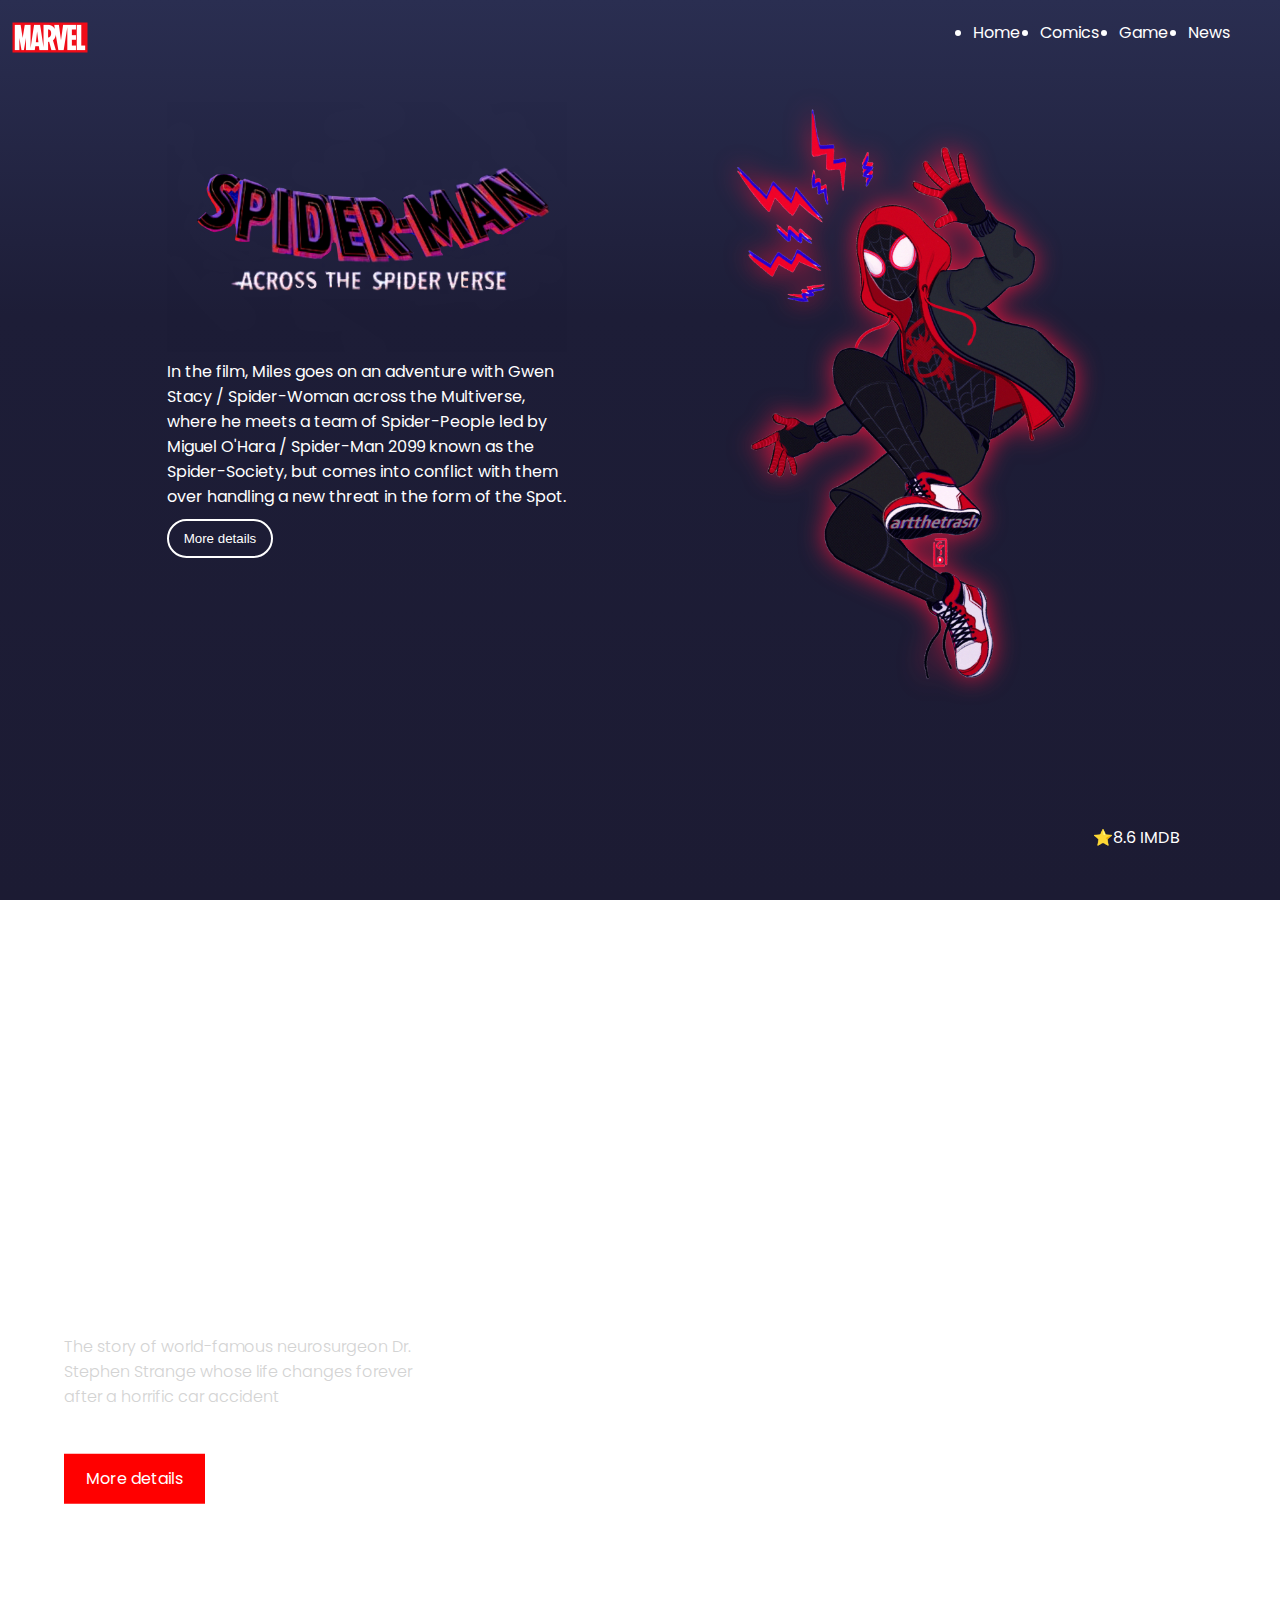
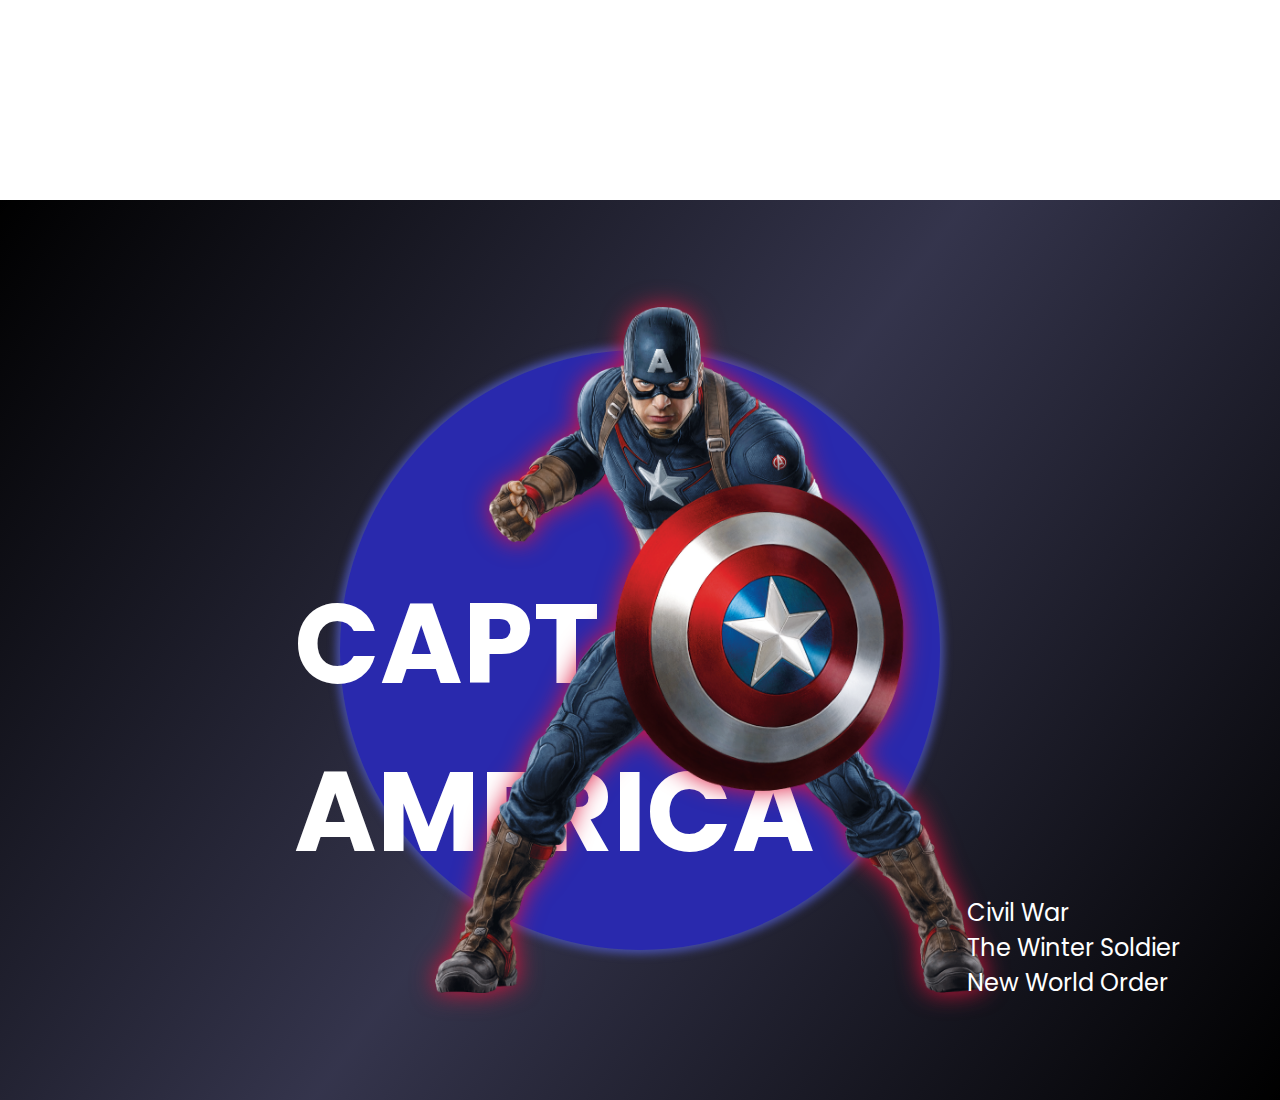
<file: index.html>
<!DOCTYPE html>
<html lang="en">
<head>
    <meta charset="UTF-8">
    <meta name="viewport" content="width=device-width, initial-scale=1.0">
    <link rel="stylesheet" href="style.css">
    <link rel="preconnect" href="https://fonts.googleapis.com">
<link rel="preconnect" href="https://fonts.gstatic.com" crossorigin>
<link href="https://fonts.googleapis.com/css2?family=Poppins:ital,wght@0,100;0,200;0,300;0,400;0,500;0,600;0,700;0,800;0,900;1,100;1,200;1,300;1,400;1,500;1,600;1,700;1,800;1,900&display=swap" rel="stylesheet">
    <title>Clash of CSS</title>
    <link rel="stylesheet" href="index.css">
</head>
<body>
<div class="hero">
    <div class="header">
    <div class="logo">
        <img width="100px" src="./assets/marvel-logo.png" alt="logo"/>
    </div>
    <div class="nav">
        <ul class="nav-elements">
            <li>Home</li>
            <li>Comics</li>
            <li>Game</li>
            <li>News</li>
        </ul>
    </div>
    </div>
    <div class="mycontent">
        <div class="content-info">
            <img class="spider-logo" width="400px" src="./assets/across.png" alt="spiderman-heading" />
            <p>In the film, Miles goes on an adventure with Gwen Stacy / Spider-Woman across the Multiverse, where he meets a team of Spider-People led by Miguel O'Hara / Spider-Man 2099 known as the Spider-Society, but comes into conflict with them over handling a new threat in the form of the Spot.</p>
            <button class="spider-button">More details</button>
        </div>
        <div class="content-image">
            <img class="spider" width="400px" src="./assets/spiderman.png" alt="spiderman"/>
        </div>
    </div>
    <div class="rating">
        ⭐8.6 IMDB
    </div>
</div>

<div class="container">
    <div class="itemC">
        <div class="tt">
            DOCTOR STRANGE
        </div>
        <div class="p1">
            The story of world-famous neurosurgeon Dr. Stephen Strange whose life changes forever after a horrific
            car accident
        </div>
        <a href="./doctor.html" class="btn">More details
        </a>
    </div>
</div>


<div class="wrapper">
    <div class="container1">
        <div class="circle"></div>
        <div class="name">CAPTAIN AMERICA</div>
        <img class="image" src="./assets/captain.png" alt="">
        <ul class="movies">
            <li id="movie1">Civil War</li>
            <li id="movie2">The Winter Soldier</li>
            <li id="movie3">New World Order</li>
        </ul>
    </div>
</div>
    
</body>
</html>
</file>
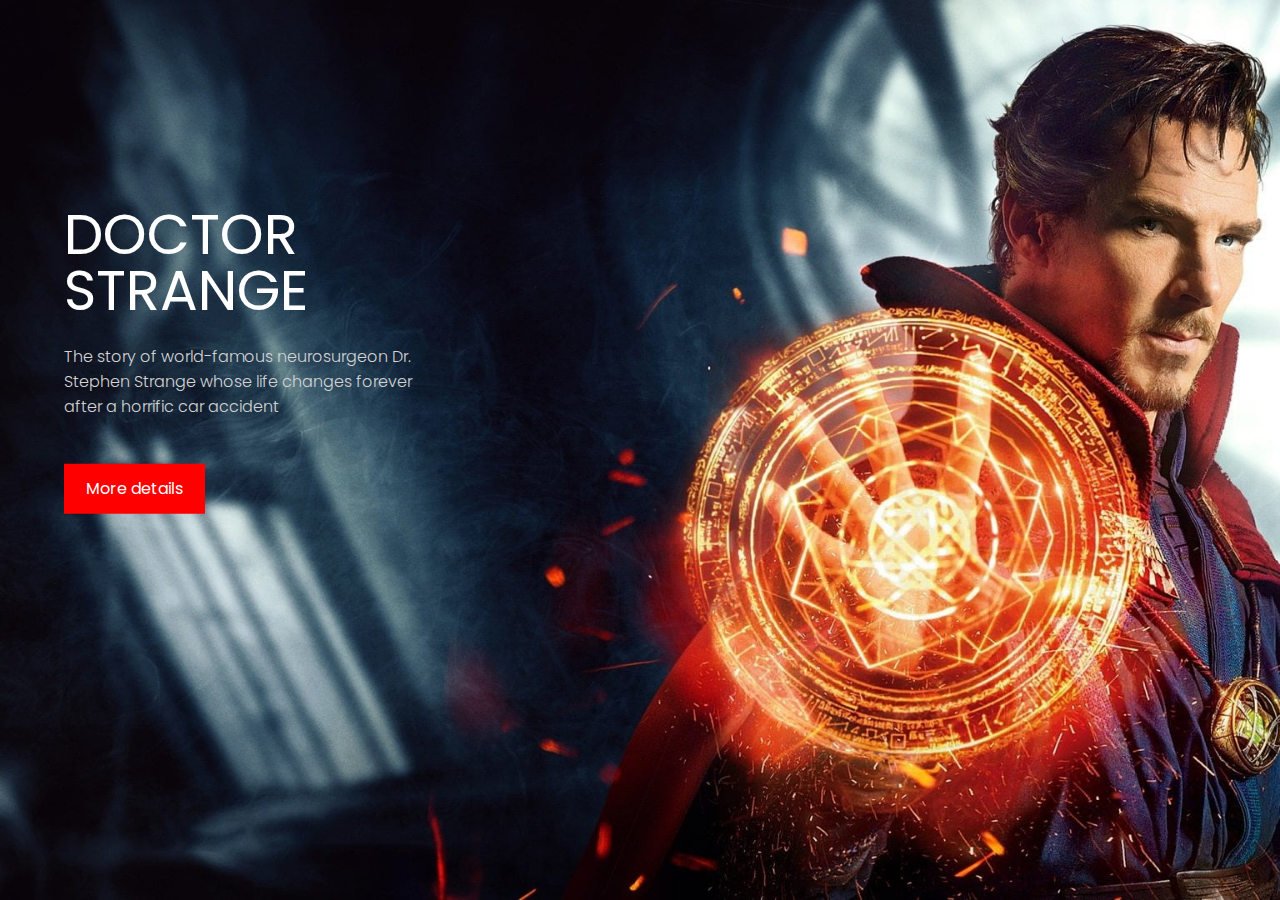
<file: sandeep/index.html>
<!DOCTYPE html>
<html lang="en">

<head>
    <meta charset="UTF-8">
    <meta name="viewport" content="width=device-width, initial-scale=1.0">
    <title>Document</title>
    <link rel="stylesheet" href="./style.css">
</head>

<body>
    <div class="container">
        <div class="itemC">
            <div class="tt">
                DOCTOR STRANGE
            </div>
            <div class="p1">
                The story of world-famous neurosurgeon Dr. Stephen Strange whose life changes forever after a horrific
                car accident
            </div>
            <a href="./doctor.html" class="btn">More details
            </a>
        </div>
    </div>
</body>

</html>
</file>
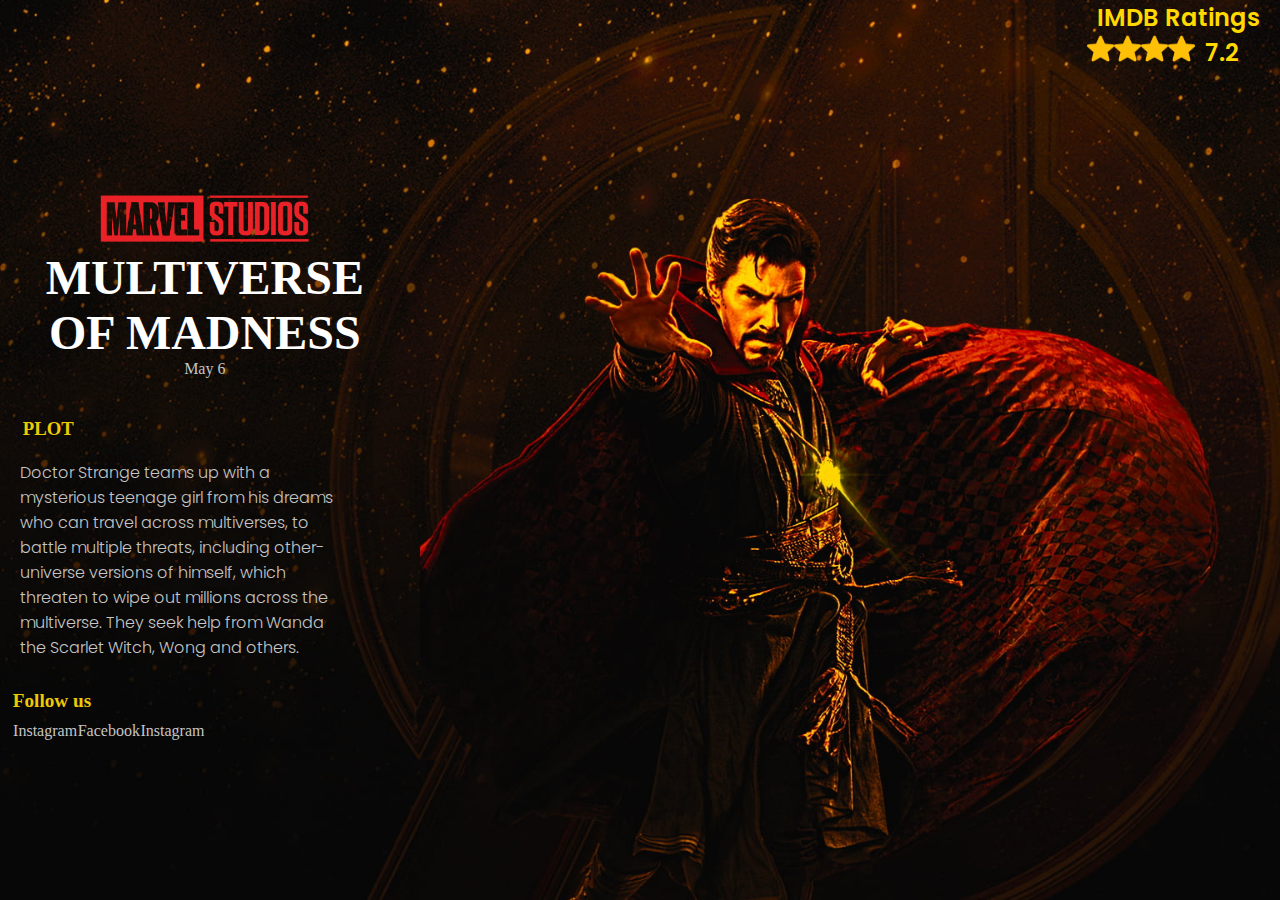
<file: doctor.html>
<!DOCTYPE html>
<html lang="en">

<head>
    <meta charset="UTF-8">
    <meta name="viewport" content="width=device-width, initial-scale=1.0">
    <title>Document</title>
    <link rel="stylesheet" href="./doctor.css">
</head>

<body>
    <div class="container">
        <div class="itemC">
            <div class="tt">
                <img src="./mg.png" alt="">
                <h1>MULTIVERSE OF MADNESS</h1>
                <p>May 6</p>
                <div class="ip">
                    <h3>PLOT</h3>
                    <p>Doctor Strange teams up with a mysterious teenage girl from his dreams who can travel across
                        multiverses, to battle multiple threats, including other-universe versions of himself, which
                        threaten to wipe out millions across the multiverse. They seek help from Wanda the Scarlet
                        Witch,
                        Wong and others.</p>
                </div>
                <div class="follow">
                    <h1>Follow us</h1>
                    <div class="social">
                        <p>Instagram</p>
                        <p>Facebook</p>
                        <p>Instagram</p>
                    </div>

                </div>
            </div>
            <div class="pp">
                <h1>IMDB Ratings</h1>
                <div class="img1">
                    <img src="./star.png" alt="">
                    <img src="./star.png" alt="">
                    <img src="./star.png" alt="">
                    <img src="./star.png" alt="">
                    <h1>7.2</h1>
                </div>
            </div>

        </div>
    </div>
</body>

</html>
</file>
<file: style.css>
html{
    font-family: 'Poppins';
}

.hero{
    background: linear-gradient(180deg, rgba(42,46,81,1) 0%, rgba(29,29,55,1) 35%, rgba(28,27,51,1) 100%);
    height: 100vh;
    position: relative;
}


.header{
    display: flex;
    flex-direction: row;
    justify-content: space-between;
}

.nav{
    display: flex;
    color:white;
    padding:20px;
    margin-right: 30px;
}

.nav-elements{
    display: flex;
    gap:20px;
}

.nav-elements li:hover{
    color:#EB373A;
    cursor: pointer;
}

.mycontent{
    display: flex;
    justify-content: space-evenly;
    padding:20px;
}

.content-info{
    width:400px;
    color:white;
}

.spider-button{
    margin-top: 10px;
    padding: 10px 15px 10px 15px;
    border-radius: 20px;
    background-color: transparent;
    color:white;
    border: 2px solid white;

}

.spider-button:hover{
    color:#EB373A;
    border: 2px solid #EB373A;
    cursor: pointer;
}


.spider{
    animation: 2s spider-animate ;
    filter: drop-shadow(0 0 0.75rem crimson);
}


.spider-logo{
    animation: 2s logo-animate ;
}


.rating{
    position: absolute;
    bottom: 50px;
    right: 100px;
    color: white;
    animation: 2s spider-animate;
    
}

@keyframes spider-animate {
    0%{
        transform: translateX(1000px);
    }
    100%{
        transform: translateX(0px);

    }
}

@keyframes logo-animate {
    0%{
        transform: translateY(-1000px);
 
    }
    50%{
        transform: translateY(80px);
    }
    75%{
        transform: translateY(-100px);
    }
    100%{
        transform: translateY(0px);
    }
}



* {
    padding: 0;
    margin: 0;
    box-sizing: border-box;
}

.container {
    background: url("./st.jpg");
    height: 100vh;
    width: 100vw;
    background-size: cover;
    background-repeat: no-repeat;
    background-attachment: fixed;
    color: white;
}

.itemC {
    position: absolute;
    width: 30vw;
    left: 20%;
    top: 150%;
    transform: translateX(-50%) translateY(-50%);
}

.tt {
    font-family: "Poppins", sans-serif;
    font-weight: 400;
    font-style: normal;
    font-size: 3.5em;
    line-height: 1;
}

.p1 {
    color: rgb(211, 211, 211);
    margin-top: 25px;
    font-family: "Poppins", sans-serif;
    font-weight: 300;
    font-style: normal;
}

.btn {
    display: flex;
    justify-content: center;
    align-items: center;
    background-color: red;
    height: 5.5vh;
    width: 11vw;
    margin-top: 5vh;
    font-family: "Poppins", sans-serif;
    font-weight: 400;
    font-style: normal;
    color: white;
    text-decoration: none;
}
</file>
<file: index.css>
*{
    margin: 0;
    padding: 0;
    box-sizing: border-box;
    
    
}

body::-webkit-scrollbar{
    display: none;
}

.wrapper{
    width: 100vw;
    height: 100vh;
    overflow: hidden;
    /* background-color: black */
    background-image: linear-gradient( 126deg, black 0%, rgba(16, 16, 44, 0.849) 50%, black 100%);
}

.container1{
    width: 100%;
    height: 100%;
    max-height: 1000px;
    display: flex;
    justify-content: center;
    align-items: center;
    position: relative;
}

.circle{
    width: 600px;
    height: 600px;
    border-radius: 50%;
    background-color: rgb(41, 41, 173);
   
    box-shadow: 0px 0px 9px 4px #474fa8;
    animation: glow 1.5s linear infinite alternate;
}

@keyframes glow{
    to {
      box-shadow: 0px 0px 30px 20px #535FED;
    }
}

.name{
    color: white;
    font-size: 7rem;
    font-weight: 700;
    background-color: transparent;
    position: absolute;
    top: 40%;
    left: 23%;
    animation: 2s head;
}

.image{
    position: absolute;
    left: 34%;
    width: 550px;
    filter: drop-shadow();
    filter: drop-shadow(0 0 0.75rem crimson);
    animation: 2s image;
}
.image:hover{
    scale: 1.1;
    transition: 1.5s ease-in-out;
}

@keyframes image{
    from{
        transform: translateX(1000px);
    }
    to{
        transform: translateX(0px);
    }
}

@keyframes head{
    from{
        transform: translateX(-1000px);
    }
    to{
        transform: translateX(0px);
    }
}

.movies{
    position:absolute;
    bottom:100px;
    right:100px;
    color:white;
    font-size: 24px;
    list-style-type: none;
}

#movie1{
    animation: 2s movie;
}
#movie2{
    animation: 2s movie both;
    animation-delay: 0.5s;
}
#movie3{
    animation: 2s movie both;
    animation-delay: 1s;

}   
#movie4{
    animation: 2s movie both;
    animation-delay: 1.5s;

}

@keyframes movie {
    0%{
        transform: translateX(1000px);
    }
    100%{
        transform: translateX(0px);
    }
}
</file>
<file: sandeep/style.css>
@import url('https://fonts.googleapis.com/css2?family=Poppins:ital,wght@0,100;0,200;0,300;0,400;0,500;0,600;0,700;0,800;0,900;1,100;1,200;1,300;1,400;1,500;1,600;1,700;1,800;1,900&display=swap');


* {
    padding: 0;
    margin: 0;
    box-sizing: border-box;
}

.container {
    background: url("./st.jpg");
    height: 100vh;
    width: 100vw;
    background-size: cover;
    background-repeat: no-repeat;
    background-attachment: fixed;
    color: white;
}

.itemC {
    position: absolute;
    width: 30vw;
    left: 20%;
    top: 40%;
    transform: translateX(-50%) translateY(-50%);
}

.tt {
    font-family: "Poppins", sans-serif;
    font-weight: 400;
    font-style: normal;
    font-size: 3.5em;
    line-height: 1;
}

.p1 {
    color: rgb(211, 211, 211);
    margin-top: 25px;
    font-family: "Poppins", sans-serif;
    font-weight: 300;
    font-style: normal;
}

.btn {
    display: flex;
    justify-content: center;
    align-items: center;
    background-color: red;
    height: 5.5vh;
    width: 11vw;
    margin-top: 5vh;
    font-family: "Poppins", sans-serif;
    font-weight: 400;
    font-style: normal;
    color: white;
    text-decoration: none;
}
</file>
<file: doctor.css>
@import url('https://fonts.googleapis.com/css2?family=Poppins:ital,wght@0,100;0,200;0,300;0,400;0,500;0,600;0,700;0,800;0,900;1,100;1,200;1,300;1,400;1,500;1,600;1,700;1,800;1,900&display=swap');


* {
    padding: 0;
    margin: 0;
    box-sizing: border-box;
}

.container {
    background: url("./st1.jpg");
    height: 100vh;
    width: 100vw;
    background-size: cover;
    background-repeat: no-repeat;
    background-attachment: fixed;
    color: white;
}

.itemC {

    display: flex;
    justify-content: space-between;
    height: 100vh;
    width: 100vw;
}

.tt {
    width: 30vw;
    margin-top: 15%;
    margin-left: 1%;
    text-align: center;
}

.tt h1 {
    font-size: 3em;
    color: white;
}

.tt img {
    height: 6vh;
}

.tt p {
    color: rgb(197, 197, 197);
}

.pp {

    color: rgb(209, 209, 209);
}

.ip {
    margin-top: 40px;
    width: 25vw;
}

.ip h3 {
    text-align: left;
    color: rgb(237, 202, 4);
    margin-left: 10px;
}

.ip p {
    text-align: left;
    margin-left: 7px;
    margin-top: 20px;
    font-family: "Poppins", sans-serif;
    font-weight: 300;
    font-style: normal;
}

.follow {
    margin-top: 30px;
}

.follow h1 {
    color: rgb(237, 202, 4);
    font-size: 1.2em;
    text-align: left;
}

.imgC {
    color: wheat;
    height: 6vh;
}

.social {
    margin-top: 10px;
    width: 15vw;
    display: flex;
    justify-content: space-around;
}

.social p {
    cursor: pointer;
}

.social p:hover {
    color: rgb(255, 221, 0);
}

.pp {
    margin-right: 20px;
}

.pp h1 {
    color: rgb(255, 217, 0);
    font-family: "Poppins", sans-serif;
    font-weight: 600;
    font-style: normal;
    font-size: 2em;
}

.img1 {
    display: flex;
}

.pp img {
    height: 3vh;
}

.pp h1 {
    font-size: 1.5em;
    margin-left: 10px;
}
</file>
